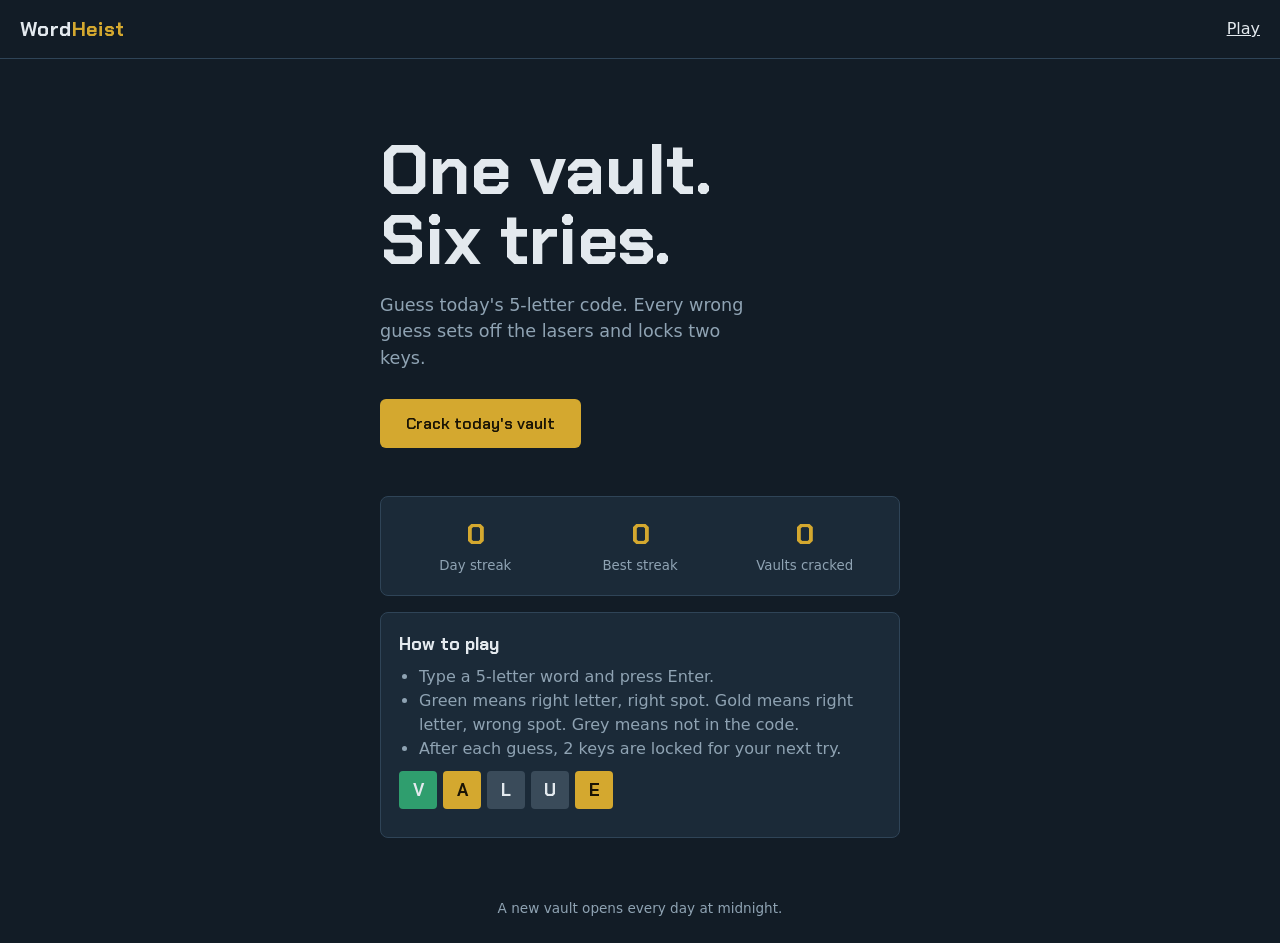
<file: index.html>
<!doctype html>
<html lang="en"><head>
<meta charset="utf-8"><meta name="viewport" content="width=device-width,initial-scale=1">
<title>Word Heist – crack one vault a day</title>
<meta name="description" content="A daily 5-letter word game. Crack the vault before the alarm trips.">
<link href="https://fonts.googleapis.com/css2?family=Chakra+Petch:wght@600;700&display=swap" rel="stylesheet">
<link rel="stylesheet" href="style.css">
</head><body>
<header class="top"><a class="brand" href="/">Word<span>Heist</span></a><a href="play.html">Play</a></header>
<main class="wrap">
  <section class="hero">
    <h1>One vault.<br>Six tries.</h1>
    <p>Guess today's 5-letter code. Every wrong guess sets off the lasers and locks two keys.</p>
    <a class="btn" href="play.html" id="playBtn">Crack today's vault</a>
  </section>
  <section class="panel">
    <div class="stats">
      <div class="stat"><b id="streak">0</b><small>Day streak</small></div>
      <div class="stat"><b id="best">0</b><small>Best streak</small></div>
      <div class="stat"><b id="wins">0</b><small>Vaults cracked</small></div>
    </div>
  </section>
  <section class="panel">
    <h2>How to play</h2>
    <ul>
      <li>Type a 5-letter word and press Enter.</li>
      <li>Green means right letter, right spot. Gold means right letter, wrong spot. Grey means not in the code.</li>
      <li>After each guess, 2 keys are locked for your next try.</li>
    </ul>
    <div class="sample" aria-label="Example"><i class="h">V</i><i class="n">A</i><i>L</i><i>U</i><i class="n">E</i></div>
  </section>
</main>
<footer>A new vault opens every day at midnight.</footer>
<script>
try{const s=JSON.parse(localStorage.getItem("wh-stats")||"{}");
streak.textContent=s.streak||0;best.textContent=s.best||0;wins.textContent=s.wins||0;
if(s.last===new Date().toDateString()){playBtn.textContent="See today's result"}}catch(e){}
</script>
</body></html>
</file>
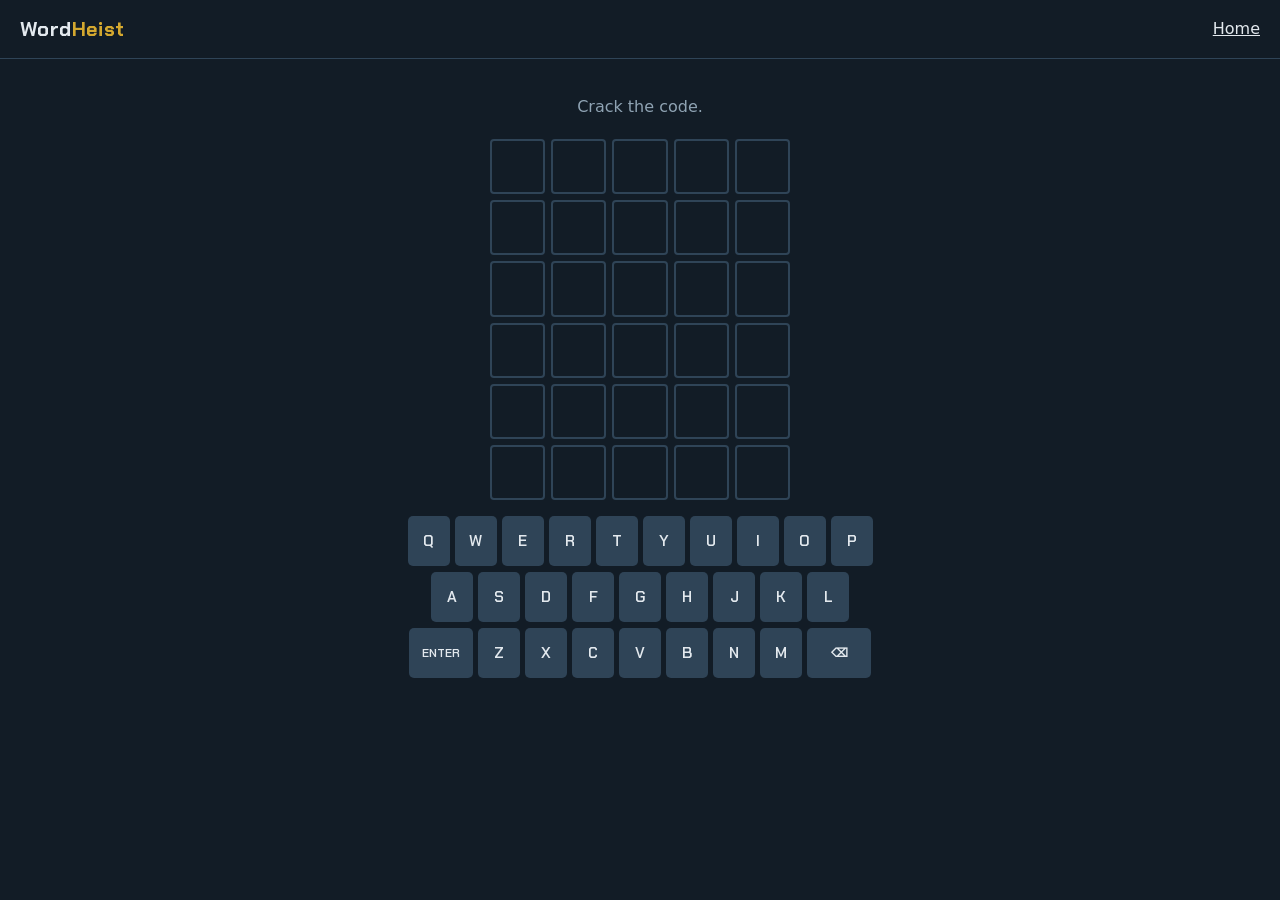
<file: play.html>
<!doctype html>
<html lang="en"><head>
<meta charset="utf-8"><meta name="viewport" content="width=device-width,initial-scale=1">
<title>Play – Word Heist</title>
<link href="https://fonts.googleapis.com/css2?family=Chakra+Petch:wght@600;700&display=swap" rel="stylesheet">
<link rel="stylesheet" href="style.css">
</head><body>
<header class="top"><a class="brand" href="/">Word<span>Heist</span></a><a href="/">Home</a></header>
<main class="wrap">
  <p id="msg" role="status" aria-live="polite">Crack the code.</p>
  <div id="board" aria-label="Guess board"></div>
  <div id="kb"></div>
  <section id="end" class="panel">
    <h2 id="endTitle"></h2>
    <pre id="grid"></pre>
    <button class="btn" id="share">Copy result</button>
    <a class="btn ghost" href="/">Home</a>
  </section>
</main>
<script src="words.js"></script>
<script src="game.js"></script>
</body></html>
</file>
<file: style.css>
:root{--bg:#121c26;--panel:#1b2a38;--line:#2f4457;--text:#e3e9ee;--dim:#8fa3b3;--brass:#d4a82f;--laser:#ff4d57;--hit:#2f9e6e;--near:#d4a82f;--miss:#3a4b5a}
*{box-sizing:border-box}
html,body{margin:0}
body{background:var(--bg);color:var(--text);font-family:system-ui,-apple-system,"Segoe UI",sans-serif;line-height:1.5;min-height:100vh}
h1,h2,.brand{font-family:"Chakra Petch","Segoe UI",sans-serif;margin:0}
a{color:inherit}
.wrap{max-width:560px;margin:0 auto;padding:20px}
.top{display:flex;justify-content:space-between;align-items:center;padding:14px 20px;border-bottom:1px solid var(--line)}
.brand{font-weight:700;font-size:1.25rem;text-decoration:none;letter-spacing:.02em}
.brand span{color:var(--brass)}
.hero{padding:56px 0 32px}
.hero h1{font-size:clamp(2.6rem,12vw,4.4rem);line-height:1;font-weight:700}
.hero p{color:var(--dim);max-width:34ch;margin:16px 0 28px;font-size:1.1rem}
.btn{display:inline-block;background:var(--brass);color:#1a1405;border:0;border-radius:6px;padding:14px 26px;font:600 1rem "Chakra Petch",sans-serif;text-decoration:none;cursor:pointer}
.btn:hover{filter:brightness(1.1)}
.btn.ghost{background:transparent;color:var(--text);border:1px solid var(--line)}
:focus-visible{outline:2px solid var(--laser);outline-offset:2px}
.panel{background:var(--panel);border:1px solid var(--line);border-radius:8px;padding:18px;margin:16px 0}
.panel h2{font-size:1.1rem;margin-bottom:8px}
.panel ul{margin:0;padding-left:20px;color:var(--dim)}
.stats{display:flex;gap:12px}
.stat{flex:1;text-align:center}
.stat b{display:block;font:700 1.8rem "Chakra Petch",sans-serif;color:var(--brass)}
.stat small{color:var(--dim)}
.sample{display:flex;gap:6px;margin:10px 0}
.sample i{width:38px;height:38px;border-radius:4px;display:grid;place-items:center;font:700 1.1rem "Chakra Petch",sans-serif;font-style:normal;background:var(--miss)}
.sample .h{background:var(--hit)}.sample .n{background:var(--near);color:#1a1405}
footer{color:var(--dim);font-size:.85rem;padding:24px 20px;text-align:center}
/* game */
#msg{min-height:28px;text-align:center;color:var(--dim)}
#msg.warn{color:var(--laser)}
#board{display:grid;gap:6px;margin:8px auto 16px;width:min(300px,100%)}
.row{display:grid;grid-template-columns:repeat(5,1fr);gap:6px}
.tile{aspect-ratio:1;border:2px solid var(--line);border-radius:4px;display:grid;place-items:center;font:700 1.6rem "Chakra Petch",sans-serif;text-transform:uppercase}
.tile.fill{border-color:var(--dim)}
.tile.hit{background:var(--hit);border-color:var(--hit)}
.tile.near{background:var(--near);border-color:var(--near);color:#1a1405}
.tile.miss{background:var(--miss);border-color:var(--miss)}
#kb{display:grid;gap:6px}
.krow{display:flex;gap:5px;justify-content:center}
.key{flex:1;max-width:42px;height:50px;border:0;border-radius:5px;background:var(--line);color:var(--text);font:600 .95rem "Chakra Petch",sans-serif;text-transform:uppercase;cursor:pointer;padding:0}
.key.wide{max-width:64px;font-size:.75rem}
.key.hit{background:var(--hit)}.key.near{background:var(--near);color:#1a1405}.key.miss{background:#232f3a;color:var(--dim)}
.key.locked{background:#3b1519;color:var(--laser);border:1px solid var(--laser);cursor:not-allowed;position:relative}
.key.locked::after{content:"";position:absolute;left:0;right:0;top:50%;height:2px;background:var(--laser)}
#end{display:none;text-align:center}
#end.show{display:block}
#end pre{font:1.2rem/1.3 monospace;margin:10px 0}
@media (prefers-reduced-motion:no-preference){.tile.pop{animation:pop .12s}@keyframes pop{50%{transform:scale(1.08)}}}
</file>
